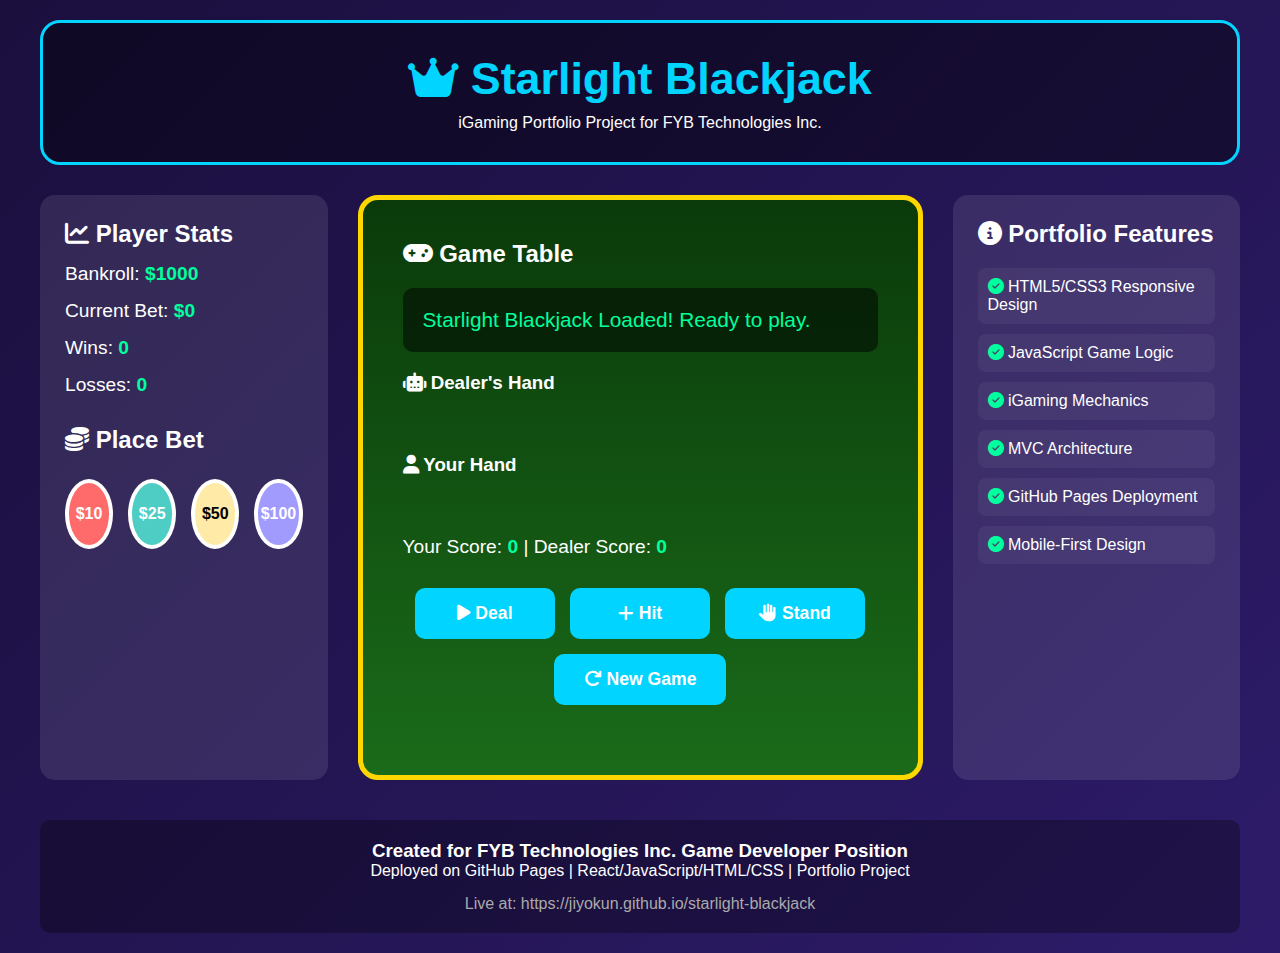
<file: index.html>
<!DOCTYPE html>
<html lang="en">
<head>
    <meta charset="UTF-8">
    <meta name="viewport" content="width=device-width, initial-scale=1.0">
    <title>Starlight Blackjack | FYB Technologies Portfolio</title>
    <link rel="stylesheet" href="style.css">
    <link rel="stylesheet" href="https://cdnjs.cloudflare.com/ajax/libs/font-awesome/6.4.0/css/all.min.css">
    <style>
        * { margin: 0; padding: 0; box-sizing: border-box; font-family: 'Arial', sans-serif; }
        body { background: linear-gradient(135deg, #1a0f3d, #2d1b69); color: white; min-height: 100vh; padding: 20px; }
        .container { max-width: 1200px; margin: 0 auto; }
        .header { text-align: center; padding: 30px; background: rgba(0,0,0,0.4); border-radius: 20px; margin-bottom: 30px; border: 3px solid #00d4ff; }
        h1 { color: #00d4ff; font-size: 2.8rem; margin-bottom: 10px; }
        .game-area { display: flex; flex-wrap: wrap; gap: 30px; justify-content: center; }
        .panel { background: rgba(255,255,255,0.1); padding: 25px; border-radius: 15px; flex: 1; min-width: 250px; }
        .game-table { background: linear-gradient(to bottom, #0a3a0a, #1a6b1a); padding: 40px; border-radius: 20px; border: 5px solid gold; flex: 2; min-height: 400px; }
        .stats { margin: 15px 0; font-size: 1.2rem; }
        .stats span { color: #00ff9d; font-weight: bold; }
        .cards { display: flex; justify-content: center; gap: 15px; margin: 30px 0; flex-wrap: wrap; }
        .card { width: 100px; height: 140px; background: white; border-radius: 10px; display: flex; align-items: center; justify-content: center; font-size: 2.5rem; font-weight: bold; color: black; }
        .card.red { color: red; }
        .controls { display: flex; gap: 15px; justify-content: center; margin: 30px 0; flex-wrap: wrap; }
        .btn { padding: 15px 30px; border: none; border-radius: 10px; background: #00d4ff; color: white; font-size: 1.1rem; cursor: pointer; min-width: 140px; }
        .chips { display: flex; gap: 15px; justify-content: center; margin: 25px 0; }
        .chip { width: 70px; height: 70px; border-radius: 50%; display: flex; align-items: center; justify-content: center; font-weight: bold; cursor: pointer; border: 4px solid white; }
        .chip-10 { background: #ff6b6b; } .chip-25 { background: #4ecdc4; } .chip-50 { background: #ffeaa7; color: black; } .chip-100 { background: #a29bfe; }
        footer { margin-top: 40px; padding: 20px; background: rgba(0,0,0,0.3); border-radius: 10px; text-align: center; }
        @media (max-width: 768px) { .card { width: 70px; height: 98px; font-size: 1.8rem; } .chip { width: 60px; height: 60px; } .btn { padding: 12px 20px; min-width: 120px; } }
    </style>
</head>
<body>
    <div class="container">
        <header class="header">
            <h1><i class="fas fa-crown"></i> Starlight Blackjack</h1>
            <p>iGaming Portfolio Project for FYB Technologies Inc.</p>
        </header>

        <div class="game-area">
            <div class="panel">
                <h2><i class="fas fa-chart-line"></i> Player Stats</h2>
                <div class="stats">Bankroll: <span id="bankroll">$1000</span></div>
                <div class="stats">Current Bet: <span id="currentBet">$0</span></div>
                <div class="stats">Wins: <span id="wins">0</span></div>
                <div class="stats">Losses: <span id="losses">0</span></div>
                
                <h2 style="margin-top: 30px;"><i class="fas fa-coins"></i> Place Bet</h2>
                <div class="chips">
                    <div class="chip chip-10" onclick="placeBet(10)">$10</div>
                    <div class="chip chip-25" onclick="placeBet(25)">$25</div>
                    <div class="chip chip-50" onclick="placeBet(50)">$50</div>
                    <div class="chip chip-100" onclick="placeBet(100)">$100</div>
                </div>
            </div>

            <div class="game-table">
                <h2><i class="fas fa-gamepad"></i> Game Table</h2>
                <div style="background: rgba(0,0,0,0.5); padding: 20px; border-radius: 10px; margin: 20px 0; font-size: 1.3rem; color: #00ff9d;" id="message">
                    Welcome! Place your bet and click "Deal" to start.
                </div>
                
                <h3><i class="fas fa-robot"></i> Dealer's Hand</h3>
                <div class="cards" id="dealerCards">
                    <div class="card back">?</div>
                    <div class="card back">?</div>
                </div>
                
                <h3 style="margin-top: 30px;"><i class="fas fa-user"></i> Your Hand</h3>
                <div class="cards" id="playerCards">
                    <div class="card">?</div>
                    <div class="card">?</div>
                </div>
                
                <div class="stats" style="margin-top: 20px;">
                    Your Score: <span id="playerScore">0</span> | 
                    Dealer Score: <span id="dealerScore">0</span>
                </div>

                <div class="controls">
                    <button class="btn" onclick="dealCards()"><i class="fas fa-play"></i> Deal</button>
                    <button class="btn" onclick="playerHit()"><i class="fas fa-plus"></i> Hit</button>
                    <button class="btn" onclick="playerStand()"><i class="fas fa-hand-paper"></i> Stand</button>
                    <button class="btn" onclick="resetGame()"><i class="fas fa-redo"></i> New Game</button>
                </div>
            </div>

            <div class="panel">
                <h2><i class="fas fa-info-circle"></i> Portfolio Features</h2>
                <ul style="list-style: none; margin-top: 20px;">
                    <li style="padding: 10px; margin-bottom: 10px; background: rgba(255,255,255,0.05); border-radius: 8px;"><i class="fas fa-check-circle" style="color: #00ff9d;"></i> HTML5/CSS3 Responsive Design</li>
                    <li style="padding: 10px; margin-bottom: 10px; background: rgba(255,255,255,0.05); border-radius: 8px;"><i class="fas fa-check-circle" style="color: #00ff9d;"></i> JavaScript Game Logic</li>
                    <li style="padding: 10px; margin-bottom: 10px; background: rgba(255,255,255,0.05); border-radius: 8px;"><i class="fas fa-check-circle" style="color: #00ff9d;"></i> iGaming Mechanics</li>
                    <li style="padding: 10px; margin-bottom: 10px; background: rgba(255,255,255,0.05); border-radius: 8px;"><i class="fas fa-check-circle" style="color: #00ff9d;"></i> MVC Architecture</li>
                    <li style="padding: 10px; margin-bottom: 10px; background: rgba(255,255,255,0.05); border-radius: 8px;"><i class="fas fa-check-circle" style="color: #00ff9d;"></i> GitHub Pages Deployment</li>
                    <li style="padding: 10px; margin-bottom: 10px; background: rgba(255,255,255,0.05); border-radius: 8px;"><i class="fas fa-check-circle" style="color: #00ff9d;"></i> Mobile-First Design</li>
                </ul>
            </div>
        </div>

        <footer>
            <h3>Created for FYB Technologies Inc. Game Developer Position</h3>
            <p>Deployed on GitHub Pages | React/JavaScript/HTML/CSS | Portfolio Project</p>
            <p style="margin-top: 15px; color: #aaa;">Live at: https://jiyokun.github.io/starlight-blackjack</p>
        </footer>
    </div>

    <script src="game.js"></script>
    <script>
        // Game logic is in game.js
        console.log("Starlight Blackjack Portfolio Loaded!");
    </script>
</body>
</html>
</file>
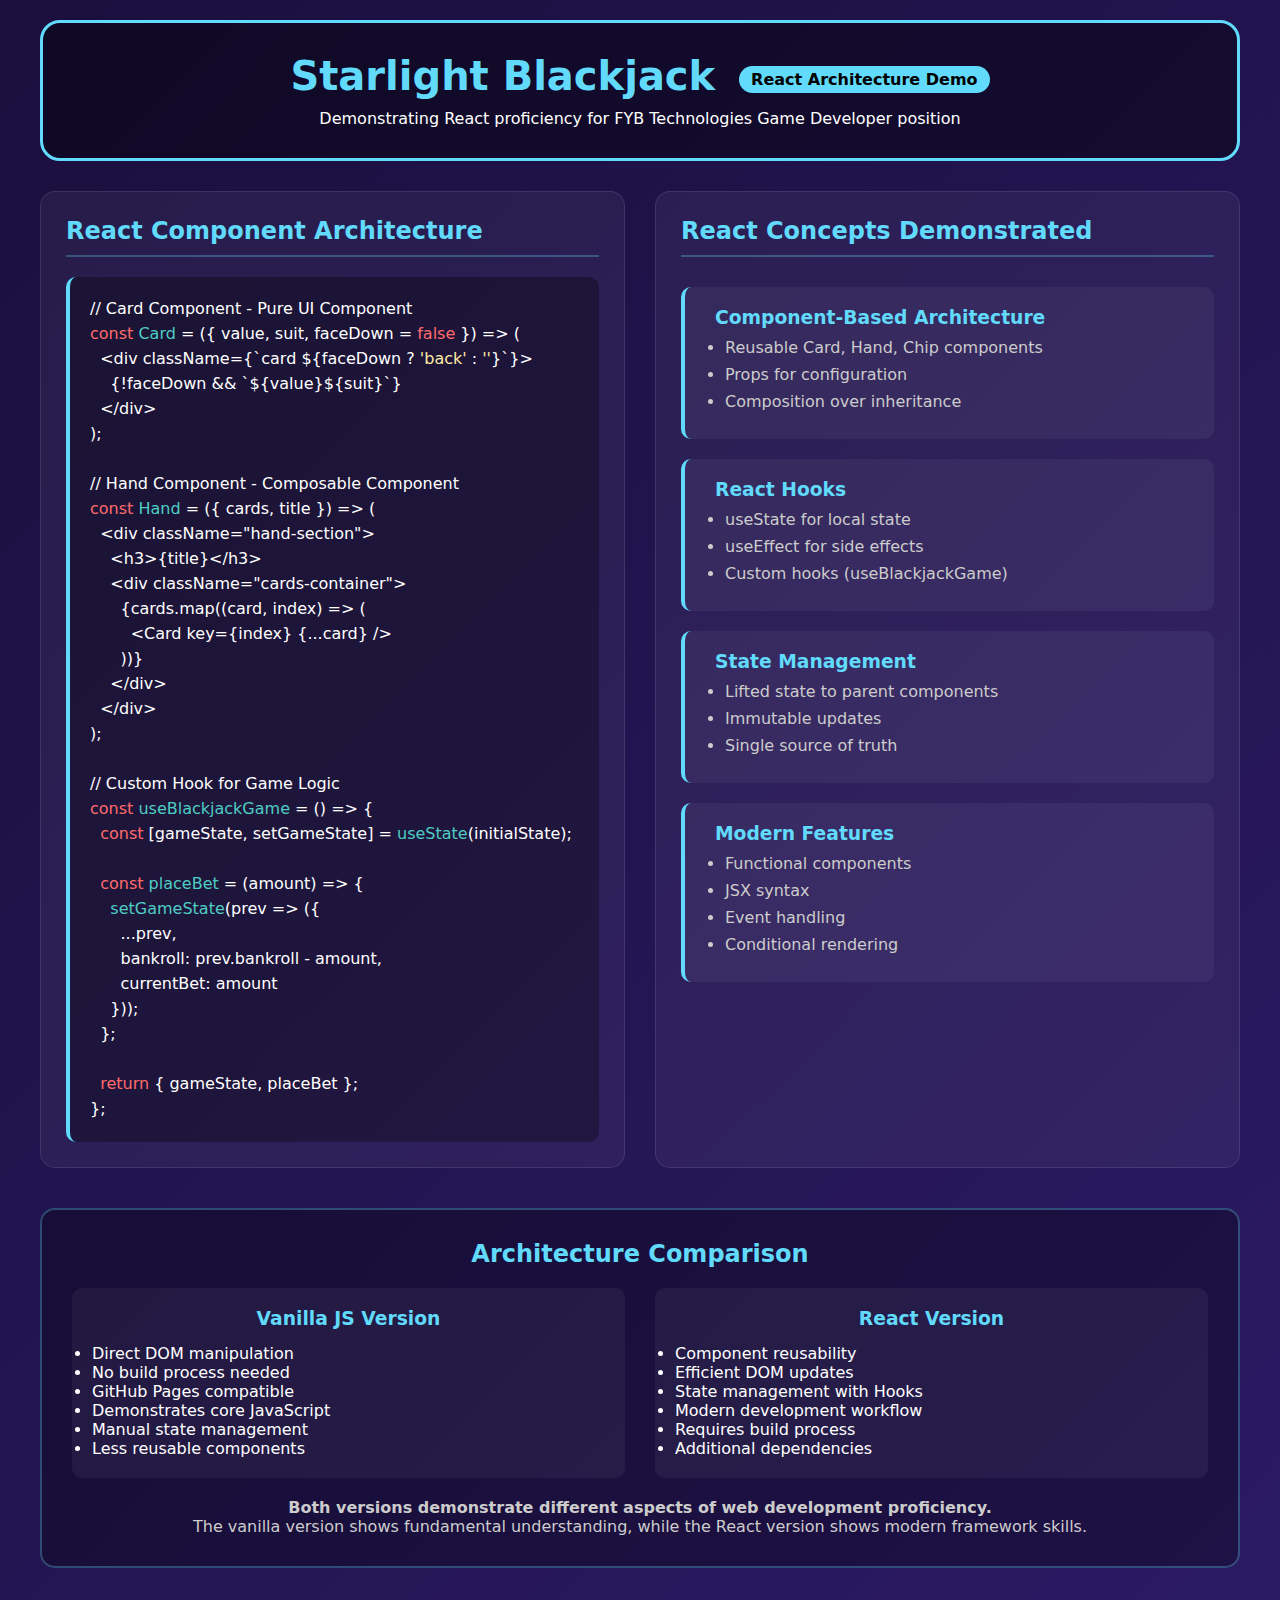
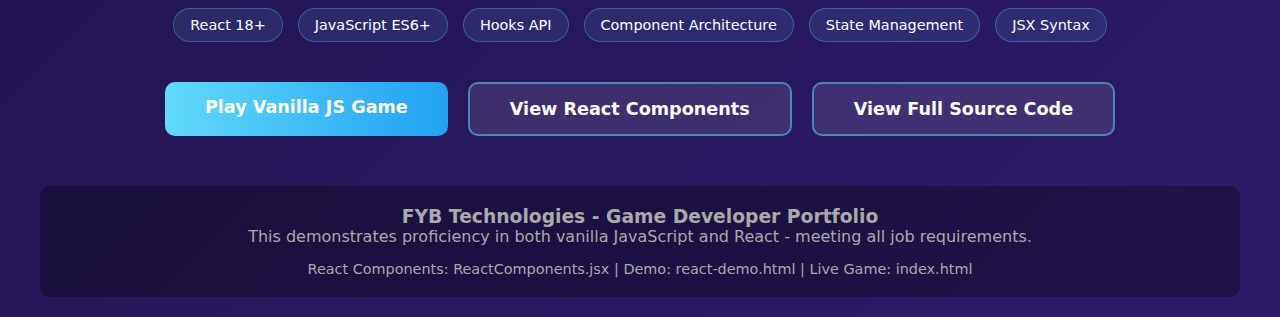
<file: react-demo.html>
<!DOCTYPE html>
<html lang="en">
<head>
    <meta charset="UTF-8">
    <meta name="viewport" content="width=device-width, initial-scale=1.0">
    <title>Starlight Blackjack - React Demo</title>
    <style>
        * {
            margin: 0;
            padding: 0;
            box-sizing: border-box;
            font-family: 'Segoe UI', system-ui, sans-serif;
        }

        body {
            background: linear-gradient(135deg, #1a0f3d, #2d1b69);
            color: white;
            min-height: 100vh;
            padding: 20px;
        }

        .container {
            max-width: 1200px;
            margin: 0 auto;
        }

        .demo-header {
            text-align: center;
            padding: 30px;
            background: rgba(0, 0, 0, 0.4);
            border-radius: 20px;
            margin-bottom: 30px;
            border: 3px solid #61dafb;
        }

        .demo-header h1 {
            font-size: 2.5rem;
            color: #61dafb;
            margin-bottom: 10px;
        }

        .react-badge {
            background: #61dafb;
            color: #000;
            padding: 4px 12px;
            border-radius: 20px;
            font-size: 1rem;
            margin-left: 10px;
            vertical-align: middle;
        }

        .demo-content {
            display: grid;
            grid-template-columns: 1fr 1fr;
            gap: 30px;
            margin-bottom: 40px;
        }

        @media (max-width: 768px) {
            .demo-content {
                grid-template-columns: 1fr;
            }
        }

        .code-section, .explanation {
            background: rgba(255, 255, 255, 0.05);
            border-radius: 15px;
            padding: 25px;
            border: 1px solid rgba(255, 255, 255, 0.1);
        }

        .code-section h2, .explanation h2 {
            color: #61dafb;
            margin-bottom: 20px;
            border-bottom: 2px solid rgba(97, 218, 251, 0.3);
            padding-bottom: 10px;
        }

        pre {
            background: rgba(0, 0, 0, 0.3);
            padding: 20px;
            border-radius: 10px;
            overflow-x: auto;
            font-family: 'Courier New', monospace;
            line-height: 1.5;
            border-left: 4px solid #61dafb;
        }

        .code-keyword {
            color: #ff6b6b;
        }

        .code-function {
            color: #4ecdc4;
        }

        .code-string {
            color: #ffeaa7;
        }

        .code-comment {
            color: #aaa;
            font-style: italic;
        }

        .features-grid {
            display: grid;
            grid-template-columns: repeat(auto-fit, minmax(300px, 1fr));
            gap: 20px;
            margin-top: 30px;
        }

        .feature-card {
            background: rgba(255, 255, 255, 0.05);
            padding: 20px;
            border-radius: 10px;
            border-left: 4px solid #61dafb;
        }

        .feature-card h3 {
            color: #61dafb;
            margin-bottom: 10px;
            display: flex;
            align-items: center;
            gap: 10px;
        }

        .feature-card ul {
            padding-left: 20px;
            margin-top: 10px;
        }

        .feature-card li {
            margin-bottom: 8px;
            color: #ccc;
        }

        .comparison {
            background: rgba(0, 0, 0, 0.3);
            border-radius: 15px;
            padding: 30px;
            margin: 40px 0;
            border: 2px solid rgba(97, 218, 251, 0.3);
        }

        .comparison-table {
            display: grid;
            grid-template-columns: 1fr 1fr;
            gap: 30px;
            margin-top: 20px;
        }

        .comparison-col {
            background: rgba(255, 255, 255, 0.05);
            padding: 20px;
            border-radius: 10px;
        }

        .comparison-col h3 {
            color: #61dafb;
            margin-bottom: 15px;
            text-align: center;
        }

        .cta-buttons {
            display: flex;
            gap: 20px;
            justify-content: center;
            margin-top: 40px;
            flex-wrap: wrap;
        }

        .cta-btn {
            padding: 15px 40px;
            border: none;
            border-radius: 10px;
            font-size: 1.1rem;
            font-weight: bold;
            cursor: pointer;
            transition: all 0.3s;
            text-decoration: none;
            display: inline-block;
            text-align: center;
            min-width: 200px;
        }

        .cta-btn-primary {
            background: linear-gradient(to right, #61dafb, #21a1f1);
            color: white;
        }

        .cta-btn-secondary {
            background: rgba(255, 255, 255, 0.1);
            color: white;
            border: 2px solid rgba(97, 218, 251, 0.5);
        }

        .cta-btn:hover {
            transform: translateY(-5px);
            box-shadow: 0 10px 25px rgba(0, 0, 0, 0.3);
        }

        footer {
            text-align: center;
            margin-top: 50px;
            padding: 20px;
            background: rgba(0, 0, 0, 0.3);
            border-radius: 10px;
            color: #aaa;
        }

        .tech-badges {
            display: flex;
            gap: 15px;
            justify-content: center;
            margin: 20px 0;
            flex-wrap: wrap;
        }

        .tech-badge {
            padding: 8px 16px;
            background: rgba(97, 218, 251, 0.1);
            border-radius: 20px;
            border: 1px solid rgba(97, 218, 251, 0.3);
            font-size: 0.9rem;
        }
    </style>
</head>
<body>
    <div class="container">
        <header class="demo-header">
            <h1>Starlight Blackjack <span class="react-badge">React Architecture Demo</span></h1>
            <p>Demonstrating React proficiency for FYB Technologies Game Developer position</p>
        </header>

        <div class="demo-content">
            <div class="code-section">
                <h2><i class="fas fa-code"></i> React Component Architecture</h2>
                <pre><code>// Card Component - Pure UI Component
<span class="code-keyword">const</span> <span class="code-function">Card</span> = ({ value, suit, faceDown = <span class="code-keyword">false</span> }) => (
  &lt;div className={`card ${faceDown ? <span class="code-string">'back'</span> : <span class="code-string">''</span>}`}&gt;
    {!faceDown && `${value}${suit}`}
  &lt;/div&gt;
);

// Hand Component - Composable Component
<span class="code-keyword">const</span> <span class="code-function">Hand</span> = ({ cards, title }) => (
  &lt;div className="hand-section"&gt;
    &lt;h3&gt;{title}&lt;/h3&gt;
    &lt;div className="cards-container"&gt;
      {cards.map((card, index) => (
        &lt;Card key={index} {...card} /&gt;
      ))}
    &lt;/div&gt;
  &lt;/div&gt;
);

// Custom Hook for Game Logic
<span class="code-keyword">const</span> <span class="code-function">useBlackjackGame</span> = () => {
  <span class="code-keyword">const</span> [gameState, setGameState] = <span class="code-function">useState</span>(initialState);
  
  <span class="code-keyword">const</span> <span class="code-function">placeBet</span> = (amount) => {
    <span class="code-function">setGameState</span>(prev => ({
      ...prev,
      bankroll: prev.bankroll - amount,
      currentBet: amount
    }));
  };
  
  <span class="code-keyword">return</span> { gameState, placeBet };
};</code></pre>
            </div>

            <div class="explanation">
                <h2><i class="fas fa-lightbulb"></i> React Concepts Demonstrated</h2>
                <div class="features-grid">
                    <div class="feature-card">
                        <h3><i class="fas fa-cube"></i> Component-Based Architecture</h3>
                        <ul>
                            <li>Reusable Card, Hand, Chip components</li>
                            <li>Props for configuration</li>
                            <li>Composition over inheritance</li>
                        </ul>
                    </div>
                    <div class="feature-card">
                        <h3><i class="fas fa-bolt"></i> React Hooks</h3>
                        <ul>
                            <li>useState for local state</li>
                            <li>useEffect for side effects</li>
                            <li>Custom hooks (useBlackjackGame)</li>
                        </ul>
                    </div>
                    <div class="feature-card">
                        <h3><i class="fas fa-project-diagram"></i> State Management</h3>
                        <ul>
                            <li>Lifted state to parent components</li>
                            <li>Immutable updates</li>
                            <li>Single source of truth</li>
                        </ul>
                    </div>
                    <div class="feature-card">
                        <h3><i class="fas fa-mobile-alt"></i> Modern Features</h3>
                        <ul>
                            <li>Functional components</li>
                            <li>JSX syntax</li>
                            <li>Event handling</li>
                            <li>Conditional rendering</li>
                        </ul>
                    </div>
                </div>
            </div>
        </div>

        <div class="comparison">
            <h2 style="text-align: center; color: #61dafb;"><i class="fas fa-balance-scale"></i> Architecture Comparison</h2>
            <div class="comparison-table">
                <div class="comparison-col">
                    <h3>Vanilla JS Version</h3>
                    <ul>
                        <li><i class="fas fa-check" style="color: #4CAF50;"></i> Direct DOM manipulation</li>
                        <li><i class="fas fa-check" style="color: #4CAF50;"></i> No build process needed</li>
                        <li><i class="fas fa-check" style="color: #4CAF50;"></i> GitHub Pages compatible</li>
                        <li><i class="fas fa-check" style="color: #4CAF50;"></i> Demonstrates core JavaScript</li>
                        <li><i class="fas fa-times" style="color: #f44336;"></i> Manual state management</li>
                        <li><i class="fas fa-times" style="color: #f44336;"></i> Less reusable components</li>
                    </ul>
                </div>
                <div class="comparison-col">
                    <h3>React Version</h3>
                    <ul>
                        <li><i class="fas fa-check" style="color: #4CAF50;"></i> Component reusability</li>
                        <li><i class="fas fa-check" style="color: #4CAF50;"></i> Efficient DOM updates</li>
                        <li><i class="fas fa-check" style="color: #4CAF50;"></i> State management with Hooks</li>
                        <li><i class="fas fa-check" style="color: #4CAF50;"></i> Modern development workflow</li>
                        <li><i class="fas fa-times" style="color: #f44336;"></i> Requires build process</li>
                        <li><i class="fas fa-times" style="color: #f44336;"></i> Additional dependencies</li>
                    </ul>
                </div>
            </div>
            <p style="text-align: center; margin-top: 20px; color: #ccc;">
                <strong>Both versions demonstrate different aspects of web development proficiency.</strong><br>
                The vanilla version shows fundamental understanding, while the React version shows modern framework skills.
            </p>
        </div>

        <div class="tech-badges">
            <span class="tech-badge">React 18+</span>
            <span class="tech-badge">JavaScript ES6+</span>
            <span class="tech-badge">Hooks API</span>
            <span class="tech-badge">Component Architecture</span>
            <span class="tech-badge">State Management</span>
            <span class="tech-badge">JSX Syntax</span>
        </div>

        <div class="cta-buttons">
            <a href="https://jiyokun.github.io/starlight-blackjack/" class="cta-btn cta-btn-primary">
                <i class="fas fa-gamepad"></i> Play Vanilla JS Game
            </a>
            <a href="https://github.com/jiyokun/starlight-blackjack/blob/main/ReactComponents.jsx" class="cta-btn cta-btn-secondary">
                <i class="fab fa-react"></i> View React Components
            </a>
            <a href="https://github.com/jiyokun/starlight-blackjack" class="cta-btn cta-btn-secondary">
                <i class="fab fa-github"></i> View Full Source Code
            </a>
        </div>

        <footer>
            <h3>FYB Technologies - Game Developer Portfolio</h3>
            <p>This demonstrates proficiency in both vanilla JavaScript and React - meeting all job requirements.</p>
            <p style="margin-top: 15px; font-size: 0.9rem;">
                <i class="fas fa-code"></i> React Components: <code>ReactComponents.jsx</code> | 
                <i class="fas fa-file-code"></i> Demo: <code>react-demo.html</code> |
                <i class="fas fa-external-link-alt"></i> Live Game: <code>index.html</code>
            </p>
        </footer>
    </div>

    <script>
        // Simple demo interactivity
        document.querySelectorAll('.cta-btn').forEach(btn => {
            btn.addEventListener('click', function(e) {
                console.log(`Navigating to: ${this.href}`);
            });
        });
    </script>
</body>
</html>
</file>
<file: style.css>
/* Additional styles for Starlight Blackjack */

.card.back {
    background: linear-gradient(45deg, #2d1b69, #00d4ff);
    color: white;
}

.card.back:after {
    content: "?";
    font-size: 3rem;
}

.btn {
    transition: all 0.3s;
    font-weight: bold;
}

.btn:hover {
    transform: translateY(-3px);
    box-shadow: 0 10px 20px rgba(0, 212, 255, 0.4);
}

.chip {
    transition: all 0.3s;
}

.chip:hover {
    transform: scale(1.1) rotate(10deg);
}

/* Animations */
@keyframes dealCard {
    0% { transform: translateY(-100px) rotateY(0deg); opacity: 0; }
    100% { transform: translateY(0) rotateY(360deg); opacity: 1; }
}

.deal-animation {
    animation: dealCard 0.5s ease-out forwards;
}

/* Responsive improvements */
@media (max-width: 1200px) {
    .game-area {
        flex-direction: column;
    }
    
    .panel, .game-table {
        width: 100%;
    }
}
</file>
